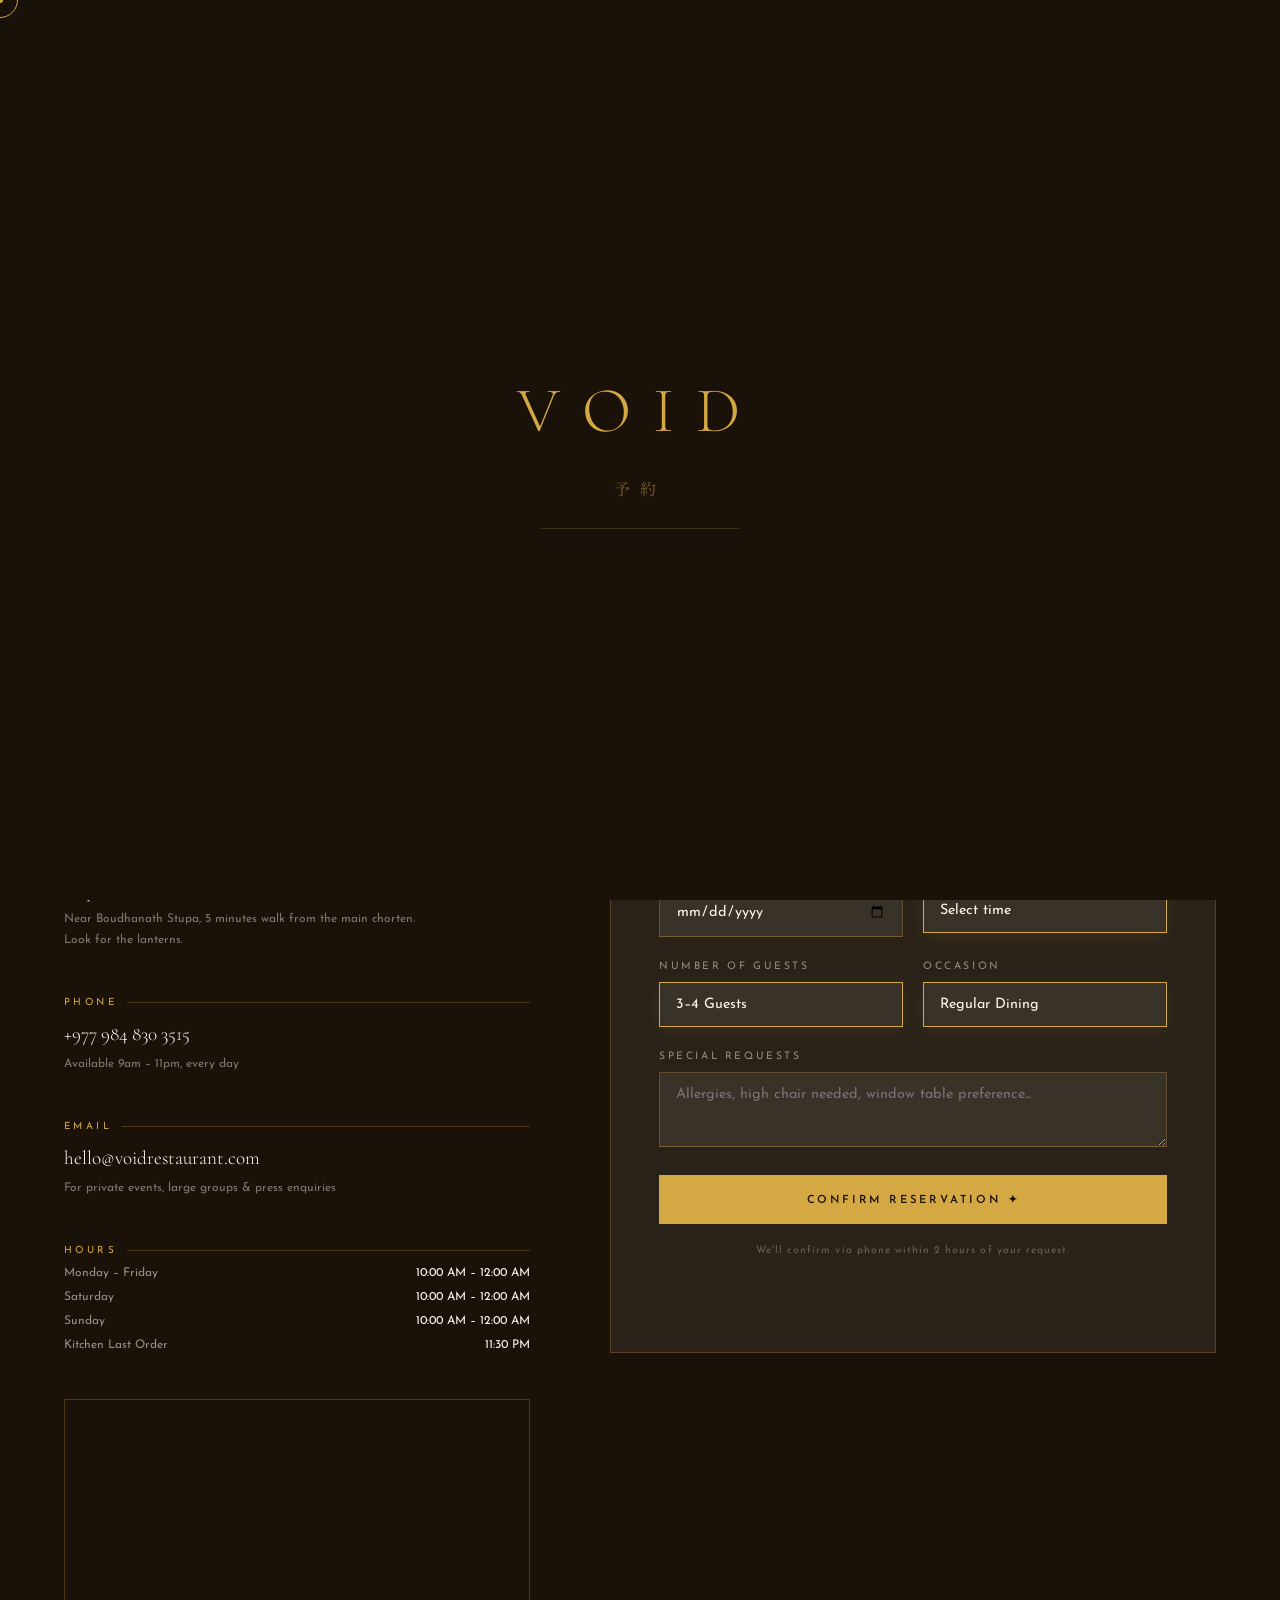
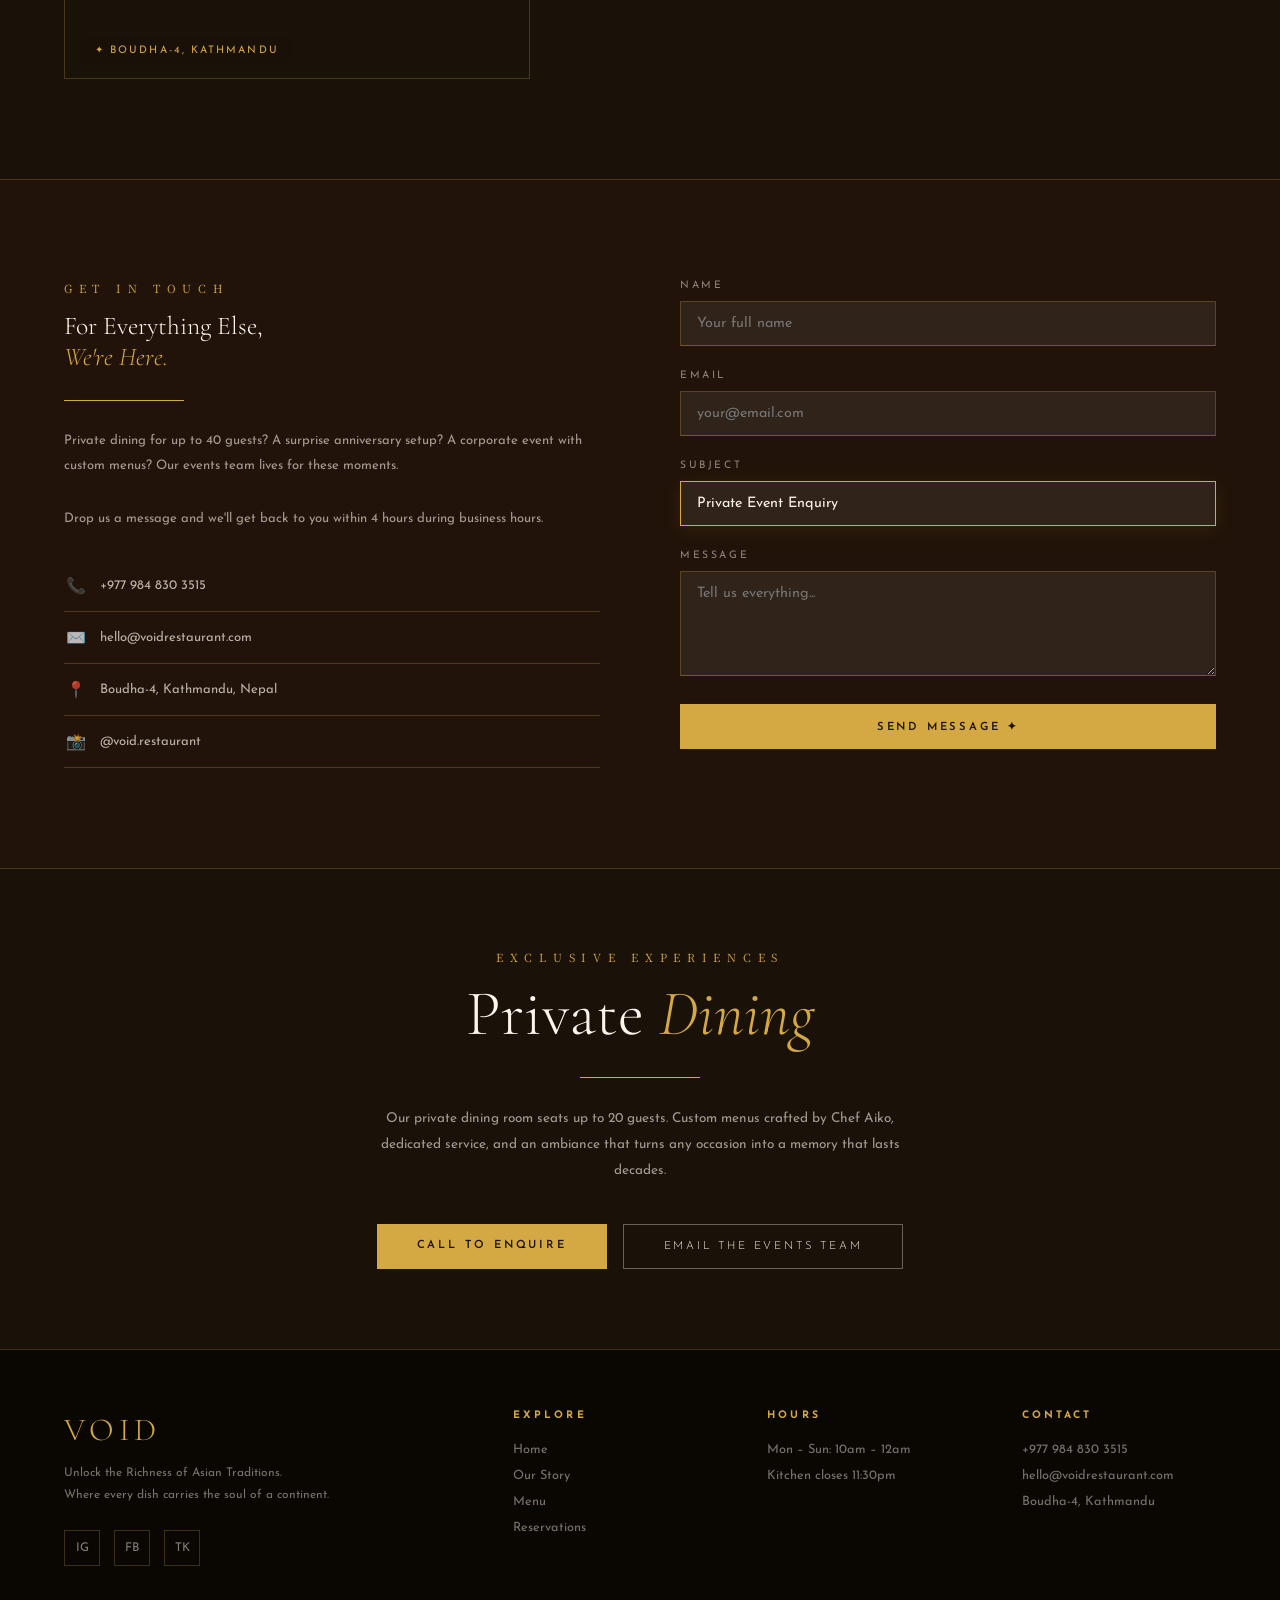
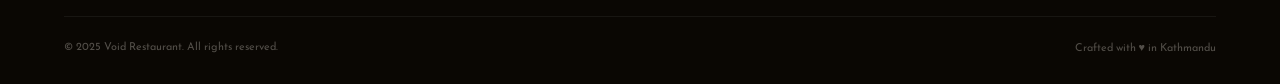
<file: contact.html>
<!DOCTYPE html>
<html lang="en">
<head>
  <meta charset="UTF-8" />
  <meta name="viewport" content="width=device-width, initial-scale=1.0" />
  <title>Contact & Reservations — Void Restaurant Kathmandu</title>
  <link rel="stylesheet" href="styles.css" />
  <style>
    /* ── CONTACT PAGE SPECIFIC ── */
    .contact-grid {
      display: grid;
      grid-template-columns: 1fr 1.3fr;
      gap: 80px;
      align-items: start;
    }

    .contact-info-block {
      margin-bottom: 48px;
    }
    .contact-info-label {
      font-size: 0.62rem;
      letter-spacing: 0.35em;
      text-transform: uppercase;
      color: var(--gold);
      margin-bottom: 12px;
      display: flex;
      align-items: center;
      gap: 10px;
    }
    .contact-info-label::after {
      content: '';
      flex: 1;
      height: 1px;
      background: var(--glass-border);
    }
    .contact-info-value {
      font-family: var(--font-display);
      font-size: 1.2rem;
      font-weight: 300;
      color: var(--cream);
      line-height: 1.6;
    }
    .contact-info-sub {
      font-size: 0.75rem;
      color: rgba(253,246,236,0.45);
      margin-top: 4px;
      line-height: 1.7;
    }

    .hours-grid {
      display: grid;
      grid-template-columns: 1fr 1fr;
      gap: 12px 40px;
      margin-top: 8px;
    }
    .hours-day {
      font-size: 0.75rem;
      color: rgba(253,246,236,0.55);
    }
    .hours-time {
      font-size: 0.75rem;
      color: var(--cream);
      text-align: right;
    }

    .map-embed {
      width: 100%;
      height: 280px;
      border: 1px solid var(--glass-border);
      margin-top: 36px;
      position: relative;
      overflow: hidden;
      background: rgba(26,18,8,0.8);
    }
    .map-embed iframe {
      width: 100%; height: 100%;
      border: none;
      filter: grayscale(1) invert(1) contrast(0.8);
      opacity: 0.7;
    }
    .map-overlay-label {
      position: absolute;
      bottom: 16px; left: 16px;
      font-size: 0.65rem;
      letter-spacing: 0.2em;
      text-transform: uppercase;
      color: var(--gold);
      background: rgba(26,18,8,0.85);
      padding: 6px 14px;
      backdrop-filter: blur(8px);
    }

    /* Reservation form card */
    .reservation-card {
      background: var(--glass);
      border: 1px solid var(--glass-border);
      padding: 56px 48px;
      position: sticky;
      top: 100px;
    }
    .reservation-card h2 {
      font-family: var(--font-display);
      font-size: 2rem;
      font-weight: 300;
      color: var(--cream);
      margin-bottom: 8px;
    }
    .reservation-card p {
      font-size: 0.78rem;
      color: rgba(253,246,236,0.5);
      line-height: 1.7;
      margin-bottom: 36px;
    }

    /* Contact form (for general enquiries) */
    .enquiry-section {
      padding: 100px 5%;
      background: rgba(192,57,43,0.04);
      border-top: 1px solid var(--glass-border);
    }
    .enquiry-grid {
      display: grid;
      grid-template-columns: 1fr 1fr;
      gap: 80px;
      align-items: start;
    }
    .enquiry-info h3 {
      font-family: var(--font-display);
      font-size: 1.6rem;
      font-weight: 300;
      color: var(--cream);
      margin-bottom: 16px;
    }
    .enquiry-info p {
      font-size: 0.82rem;
      line-height: 1.9;
      color: rgba(253,246,236,0.6);
      margin-bottom: 28px;
    }
    .enquiry-contact-links a {
      display: flex;
      align-items: center;
      gap: 12px;
      padding: 16px 0;
      border-bottom: 1px solid var(--glass-border);
      font-size: 0.82rem;
      color: rgba(253,246,236,0.7);
      transition: color 0.3s;
    }
    .enquiry-contact-links a:hover { color: var(--gold); }
    .enquiry-contact-links .link-icon {
      font-size: 1rem;
      width: 24px;
      text-align: center;
    }

    @media (max-width: 768px) {
      .contact-grid, .enquiry-grid { grid-template-columns: 1fr; gap: 48px; }
      .reservation-card { padding: 36px 28px; position: static; }
    }
  </style>
</head>
<body>

  <div id="page-loader">
    <div class="loader-logo">VOID</div>
    <div class="loader-kanji">予約</div>
    <div class="loader-bar-wrap"><div class="loader-bar"></div></div>
  </div>
  <div id="cursor-dot"></div>
  <div id="cursor-ring"></div>

  <nav class="nav">
    <a href="index.html" class="nav-logo">VOID <span>Restaurant · Kathmandu</span></a>
    <ul class="nav-links">
      <li><a href="index.html">Home</a></li>
      <li><a href="about.html">Our Story</a></li>
      <li><a href="services.html">Menu</a></li>
      <li><a href="contact.html" class="active">Contact</a></li>
    </ul>
    <a href="#reserve" class="nav-reserve btn-primary">Reserve a Table</a>
    <div class="nav-hamburger"><span></span><span></span><span></span></div>
  </nav>

  <div class="page-header">
    <div class="page-header-bg" style="background-image:url('https://images.unsplash.com/photo-1414235077428-338989a2e8c0?w=1400&q=80');"></div>
    <div class="page-header-overlay"></div>
    <div class="page-header-content">
      <p class="page-breadcrumb">Home → Contact</p>
      <h1 class="page-header-title">Come <em style="font-style:italic;color:var(--gold);">Find Us</em><br/>in Boudha</h1>
    </div>
  </div>

  <!-- MAIN CONTACT + RESERVATION SECTION -->
  <section id="reserve" style="padding:100px 5%;">
    <div class="contact-grid">
      <!-- LEFT: Contact Info -->
      <div class="reveal-left">
        <span class="section-eyebrow">Visit Void</span>
        <h2 class="section-title">We're <em>Waiting</em><br/>For You</h2>
        <div class="section-line"></div>

        <div class="contact-info-block">
          <p class="contact-info-label">Location</p>
          <p class="contact-info-value">Boudha-4, Kathmandu<br/>Nepal</p>
          <p class="contact-info-sub">Near Boudhanath Stupa, 5 minutes walk from the main chorten.<br/>Look for the lanterns.</p>
        </div>

        <div class="contact-info-block">
          <p class="contact-info-label">Phone</p>
          <p class="contact-info-value"><a href="tel:9848303515" style="color:var(--cream);">+977 984 830 3515</a></p>
          <p class="contact-info-sub">Available 9am – 11pm, every day</p>
        </div>

        <div class="contact-info-block">
          <p class="contact-info-label">Email</p>
          <p class="contact-info-value"><a href="mailto:hello@voidrestaurant.com" style="color:var(--cream);">hello@voidrestaurant.com</a></p>
          <p class="contact-info-sub">For private events, large groups & press enquiries</p>
        </div>

        <div class="contact-info-block">
          <p class="contact-info-label">Hours</p>
          <div class="hours-grid">
            <span class="hours-day">Monday – Friday</span>
            <span class="hours-time">10:00 AM – 12:00 AM</span>
            <span class="hours-day">Saturday</span>
            <span class="hours-time">10:00 AM – 12:00 AM</span>
            <span class="hours-day">Sunday</span>
            <span class="hours-time">10:00 AM – 12:00 AM</span>
            <span class="hours-day">Kitchen Last Order</span>
            <span class="hours-time">11:30 PM</span>
          </div>
        </div>

        <div class="map-embed">
          <!-- Boudhanath area map -->
          <iframe
            src="https://www.google.com/maps/embed?pb=!1m18!1m12!1m3!1d3530.8!2d85.3615!3d27.7215!2m3!1f0!2f0!3f0!3m2!1i1024!2i768!4f13.1!3m3!1m2!1s0x39eb1bd5b6947b89%3A0x1d1c7f2a5a3b9e82!2sBoudhanath%2C%20Kathmandu!5e0!3m2!1sen!2snp!4v1700000000000"
            allowfullscreen=""
            loading="lazy"
            referrerpolicy="no-referrer-when-downgrade"
          ></iframe>
          <span class="map-overlay-label">✦ Boudha-4, Kathmandu</span>
        </div>
      </div>

      <!-- RIGHT: Reservation Form -->
      <div class="reveal-right">
        <div class="reservation-card">
          <h2>Reserve a Table</h2>
          <p>Secure your spot at Void. We recommend booking at least 2 days ahead for weekends. Walk-ins welcome subject to availability.</p>

          <form data-feedback>
            <div class="form-row">
              <div class="form-group">
                <label for="res-name">Full Name</label>
                <input type="text" id="res-name" placeholder="Your name" required />
              </div>
              <div class="form-group">
                <label for="res-phone">Phone Number</label>
                <input type="tel" id="res-phone" placeholder="+977 ..." required />
              </div>
            </div>

            <div class="form-row">
              <div class="form-group">
                <label for="res-date">Date</label>
                <input type="date" id="res-date" required />
              </div>
              <div class="form-group">
                <label for="res-time">Preferred Time</label>
                <select id="res-time">
                  <option value="">Select time</option>
                  <option>12:00 PM – Lunch</option>
                  <option>1:00 PM – Lunch</option>
                  <option>2:00 PM – Afternoon</option>
                  <option>6:00 PM – Dinner</option>
                  <option>7:00 PM – Dinner</option>
                  <option>8:00 PM – Dinner</option>
                  <option>9:00 PM – Late Dinner</option>
                  <option>10:00 PM – Late Dinner</option>
                </select>
              </div>
            </div>

            <div class="form-row">
              <div class="form-group">
                <label for="res-guests">Number of Guests</label>
                <select id="res-guests">
                  <option>1 Guest</option>
                  <option>2 Guests</option>
                  <option selected>3–4 Guests</option>
                  <option>5–6 Guests</option>
                  <option>7–10 Guests</option>
                  <option>10+ Guests (Private Event)</option>
                </select>
              </div>
              <div class="form-group">
                <label for="res-occasion">Occasion</label>
                <select id="res-occasion">
                  <option>Regular Dining</option>
                  <option>Birthday</option>
                  <option>Anniversary</option>
                  <option>Business Dinner</option>
                  <option>Family Gathering</option>
                  <option>Date Night</option>
                </select>
              </div>
            </div>

            <div class="form-group">
              <label for="res-notes">Special Requests</label>
              <textarea id="res-notes" rows="3" placeholder="Allergies, high chair needed, window table preference..."></textarea>
            </div>

            <button type="submit" class="btn-primary" style="width:100%;justify-content:center;display:block;padding:18px;">
              Confirm Reservation ✦
            </button>
          </form>

          <p style="font-size:0.65rem;color:rgba(253,246,236,0.3);text-align:center;margin-top:18px;letter-spacing:0.1em;">
            We'll confirm via phone within 2 hours of your request.
          </p>
        </div>
      </div>
    </div>
  </section>

  <!-- GENERAL ENQUIRIES -->
  <section class="enquiry-section">
    <div class="enquiry-grid">
      <div class="enquiry-info reveal-left">
        <span class="section-eyebrow">Get in Touch</span>
        <h3>For Everything Else,<br/><em style="font-style:italic;font-family:var(--font-display);color:var(--gold);">We're Here.</em></h3>
        <div class="section-line"></div>
        <p>Private dining for up to 40 guests? A surprise anniversary setup? A corporate event with custom menus? Our events team lives for these moments.</p>
        <p>Drop us a message and we'll get back to you within 4 hours during business hours.</p>
        <div class="enquiry-contact-links">
          <a href="tel:9848303515">
            <span class="link-icon">📞</span>
            +977 984 830 3515
          </a>
          <a href="mailto:hello@voidrestaurant.com">
            <span class="link-icon">✉️</span>
            hello@voidrestaurant.com
          </a>
          <a href="#">
            <span class="link-icon">📍</span>
            Boudha-4, Kathmandu, Nepal
          </a>
          <a href="#">
            <span class="link-icon">📸</span>
            @void.restaurant
          </a>
        </div>
      </div>

      <div class="reveal-right">
        <form data-feedback>
          <div class="form-group">
            <label for="enq-name">Name</label>
            <input type="text" id="enq-name" placeholder="Your full name" />
          </div>
          <div class="form-group">
            <label for="enq-email">Email</label>
            <input type="email" id="enq-email" placeholder="your@email.com" />
          </div>
          <div class="form-group">
            <label for="enq-subject">Subject</label>
            <select id="enq-subject">
              <option>Private Event Enquiry</option>
              <option>Menu Information</option>
              <option>Feedback</option>
              <option>Media / Press</option>
              <option>Partnership</option>
              <option>Other</option>
            </select>
          </div>
          <div class="form-group">
            <label for="enq-message">Message</label>
            <textarea id="enq-message" rows="5" placeholder="Tell us everything..."></textarea>
          </div>
          <button type="submit" class="btn-primary" style="width:100%;display:block;">
            Send Message ✦
          </button>
        </form>
      </div>
    </div>
  </section>

  <!-- PRIVATE DINING TEASER -->
  <section style="padding:80px 5%;text-align:center;border-top:1px solid var(--glass-border);">
    <div class="reveal">
      <span class="section-eyebrow">Exclusive Experiences</span>
      <h2 class="section-title">Private <em>Dining</em></h2>
      <div class="section-line" style="margin:28px auto;"></div>
      <p style="max-width:560px;margin:0 auto 40px;font-size:0.85rem;line-height:1.9;color:rgba(253,246,236,0.6);">
        Our private dining room seats up to 20 guests. Custom menus crafted by Chef Aiko,
        dedicated service, and an ambiance that turns any occasion into a memory that lasts decades.
      </p>
      <div style="display:flex;gap:16px;justify-content:center;flex-wrap:wrap;">
        <a href="tel:9848303515" class="btn-primary">Call to Enquire</a>
        <a href="mailto:events@voidrestaurant.com" class="btn-outline">Email the Events Team</a>
      </div>
    </div>
  </section>

  <footer>
    <div class="footer-grid">
      <div>
        <div class="footer-brand-logo">VOID</div>
        <p class="footer-tagline">Unlock the Richness of Asian Traditions.<br/>Where every dish carries the soul of a continent.</p>
        <div class="footer-social">
          <a href="#" class="social-icon">IG</a>
          <a href="#" class="social-icon">FB</a>
          <a href="#" class="social-icon">TK</a>
        </div>
      </div>
      <div class="footer-col">
        <h4>Explore</h4>
        <ul>
          <li><a href="index.html">Home</a></li>
          <li><a href="about.html">Our Story</a></li>
          <li><a href="services.html">Menu</a></li>
          <li><a href="contact.html">Reservations</a></li>
        </ul>
      </div>
      <div class="footer-col">
        <h4>Hours</h4>
        <ul>
          <li><a href="#">Mon – Sun: 10am – 12am</a></li>
          <li><a href="#">Kitchen closes 11:30pm</a></li>
        </ul>
      </div>
      <div class="footer-col">
        <h4>Contact</h4>
        <ul>
          <li><a href="tel:9848303515">+977 984 830 3515</a></li>
          <li><a href="#">hello@voidrestaurant.com</a></li>
          <li><a href="#">Boudha-4, Kathmandu</a></li>
        </ul>
      </div>
    </div>
    <div class="footer-bottom">
      <span>© 2025 Void Restaurant. All rights reserved.</span>
      <span>Crafted with ♥ in Kathmandu</span>
    </div>
  </footer>

  <script src="script.js"></script>
</body>
</html>
</file>
<file: styles.css>
/* ============================================================
   VOID RESTAURANT — styles.css
   Asian Fusion · Boudha-4, Kathmandu
   ============================================================ */

@import url('https://fonts.googleapis.com/css2?family=Cormorant+Garamond:ital,wght@0,300;0,400;0,600;0,700;1,300;1,400&family=Josefin+Sans:wght@200;300;400;600&family=Noto+Serif+JP:wght@300;400;700&display=swap');

/* ── CSS Variables ─────────────────────────────────────────── */
:root {
  --red:       #c0392b;
  --red-dark:  #922b21;
  --gold:      #d4a843;
  --gold-light:#f0c96a;
  --cream:     #fdf6ec;
  --ink:       #1a1208;
  --ink-soft:  #3d2b1f;
  --white:     #ffffff;
  --glass:     rgba(255,255,255,0.07);
  --glass-border: rgba(212,168,67,0.25);

  --font-display: 'Cormorant Garamond', serif;
  --font-ui:      'Josefin Sans', sans-serif;
  --font-jp:      'Noto Serif JP', serif;

  --ease-out-expo: cubic-bezier(0.16,1,0.3,1);
  --ease-in-out:   cubic-bezier(0.87,0,0.13,1);
  --transition:    0.45s var(--ease-out-expo);
}

/* ── Reset & Base ──────────────────────────────────────────── */
*, *::before, *::after { box-sizing: border-box; margin: 0; padding: 0; }

html { scroll-behavior: smooth; font-size: 16px; }

body {
  font-family: var(--font-ui);
  background: var(--ink);
  color: var(--cream);
  cursor: none;
  overflow-x: hidden;
}

img { display: block; width: 100%; object-fit: cover; }
a   { text-decoration: none; color: inherit; }
ul  { list-style: none; }

/* ── Custom Cursor ─────────────────────────────────────────── */
#cursor-dot,
#cursor-ring {
  position: fixed;
  top: 0; left: 0;
  pointer-events: none;
  z-index: 9999;
  transform: translate(-50%, -50%);
  border-radius: 50%;
  transition: opacity 0.3s;
}
#cursor-dot {
  width: 6px; height: 6px;
  background: var(--gold);
}
#cursor-ring {
  width: 36px; height: 36px;
  border: 1.5px solid var(--gold);
  transition: width 0.35s var(--ease-out-expo),
              height 0.35s var(--ease-out-expo),
              background 0.35s,
              opacity 0.3s;
}
body:has(a:hover) #cursor-ring,
body:has(button:hover) #cursor-ring {
  width: 56px; height: 56px;
  background: rgba(212,168,67,0.12);
}

/* ── Page Loader ───────────────────────────────────────────── */
#page-loader {
  position: fixed;
  inset: 0;
  background: var(--ink);
  z-index: 9998;
  display: flex;
  flex-direction: column;
  align-items: center;
  justify-content: center;
  gap: 28px;
  transition: opacity 0.8s var(--ease-in-out), visibility 0.8s;
}
#page-loader.hidden { opacity: 0; visibility: hidden; }

.loader-logo {
  font-family: var(--font-display);
  font-size: clamp(2.4rem, 6vw, 4rem);
  font-weight: 300;
  letter-spacing: 0.35em;
  color: var(--gold);
  opacity: 0;
  animation: loaderFadeIn 0.8s 0.3s forwards;
}
.loader-kanji {
  font-family: var(--font-jp);
  font-size: 1rem;
  letter-spacing: 0.6em;
  color: rgba(212,168,67,0.5);
  opacity: 0;
  animation: loaderFadeIn 0.8s 0.6s forwards;
}
.loader-bar-wrap {
  width: 200px;
  height: 1px;
  background: rgba(212,168,67,0.2);
  overflow: hidden;
}
.loader-bar {
  height: 100%;
  background: linear-gradient(90deg, transparent, var(--gold), transparent);
  animation: loaderBar 1.8s 0.5s var(--ease-out-expo) forwards;
  transform: translateX(-100%);
}

@keyframes loaderFadeIn { to { opacity: 1; } }
@keyframes loaderBar    { to { transform: translateX(100%); } }

/* ── Navigation ────────────────────────────────────────────── */
.nav {
  position: fixed;
  top: 0; left: 0; right: 0;
  z-index: 1000;
  padding: 22px 5%;
  display: flex;
  align-items: center;
  justify-content: space-between;
  transition: background 0.5s, padding 0.4s, box-shadow 0.4s;
}
.nav.scrolled {
  background: rgba(26,18,8,0.92);
  backdrop-filter: blur(20px);
  padding: 14px 5%;
  box-shadow: 0 1px 0 var(--glass-border);
}

.nav-logo {
  font-family: var(--font-display);
  font-size: 1.8rem;
  font-weight: 600;
  letter-spacing: 0.12em;
  color: var(--gold);
  display: flex;
  flex-direction: column;
  line-height: 1;
}
.nav-logo span {
  font-size: 0.55rem;
  font-family: var(--font-jp);
  letter-spacing: 0.5em;
  color: rgba(212,168,67,0.6);
  margin-top: 4px;
}

.nav-links {
  display: flex;
  gap: 40px;
  align-items: center;
}
.nav-links a {
  font-size: 0.72rem;
  letter-spacing: 0.25em;
  text-transform: uppercase;
  color: rgba(253,246,236,0.7);
  position: relative;
  padding-bottom: 3px;
  transition: color 0.3s;
}
.nav-links a::after {
  content: '';
  position: absolute;
  bottom: 0; left: 0;
  width: 0; height: 1px;
  background: var(--gold);
  transition: width 0.4s var(--ease-out-expo);
}
.nav-links a:hover,
.nav-links a.active { color: var(--gold); }
.nav-links a:hover::after,
.nav-links a.active::after { width: 100%; }

.nav-reserve {
  font-size: 0.68rem;
  letter-spacing: 0.2em;
  text-transform: uppercase;
  border: 1px solid var(--gold);
  color: var(--gold);
  padding: 9px 22px;
  transition: background 0.3s, color 0.3s, transform 0.3s;
}
.nav-reserve:hover {
  background: var(--gold);
  color: var(--ink);
  transform: translateY(-1px);
}

.nav-hamburger {
  display: none;
  flex-direction: column;
  gap: 5px;
  cursor: pointer;
  padding: 4px;
}
.nav-hamburger span {
  display: block;
  width: 24px; height: 1px;
  background: var(--gold);
  transition: transform 0.3s, opacity 0.3s;
}

/* ── Hero ──────────────────────────────────────────────────── */
.hero {
  position: relative;
  height: 100vh;
  min-height: 700px;
  display: flex;
  align-items: center;
  justify-content: center;
  overflow: hidden;
}

.hero-bg {
  position: absolute;
  inset: 0;
  background:
    linear-gradient(160deg, rgba(192,57,43,0.18) 0%, transparent 50%),
    linear-gradient(0deg, rgba(26,18,8,0.88) 0%, rgba(26,18,8,0.3) 60%, transparent 100%),
    url('https://images.unsplash.com/photo-1569050467447-ce54b3bbc37d?w=1600&q=80') center/cover no-repeat;
  transform: scale(1.05);
  transition: transform 8s ease;
  will-change: transform;
}
.hero-bg.loaded { transform: scale(1); }

/* Parallax handled by JS */
.hero-bg[data-parallax] { will-change: transform; }

.hero-noise {
  position: absolute;
  inset: 0;
  background-image: url("data:image/svg+xml,%3Csvg viewBox='0 0 256 256' xmlns='http://www.w3.org/2000/svg'%3E%3Cfilter id='n'%3E%3CfeTurbulence type='fractalNoise' baseFrequency='0.9' numOctaves='4' stitchTiles='stitch'/%3E%3C/filter%3E%3Crect width='100%25' height='100%25' filter='url(%23n)' opacity='0.04'/%3E%3C/svg%3E");
  opacity: 0.5;
  pointer-events: none;
}

.hero-content {
  position: relative;
  z-index: 2;
  text-align: center;
  padding: 0 5%;
  max-width: 900px;
}

.hero-eyebrow {
  font-family: var(--font-jp);
  font-size: 0.75rem;
  letter-spacing: 0.7em;
  color: var(--gold);
  text-transform: uppercase;
  margin-bottom: 28px;
  opacity: 0;
  transform: translateY(20px);
  animation: revealUp 0.9s 1.8s var(--ease-out-expo) forwards;
}
.hero-title {
  font-family: var(--font-display);
  font-size: clamp(3.5rem, 10vw, 8rem);
  font-weight: 300;
  line-height: 0.95;
  letter-spacing: -0.01em;
  color: var(--cream);
  margin-bottom: 10px;
  opacity: 0;
  transform: translateY(30px);
  animation: revealUp 1s 2s var(--ease-out-expo) forwards;
}
.hero-title em {
  font-style: italic;
  color: var(--gold);
}
.hero-tagline {
  font-size: 0.8rem;
  letter-spacing: 0.4em;
  color: rgba(253,246,236,0.55);
  text-transform: uppercase;
  margin-bottom: 56px;
  margin-top: 20px;
  opacity: 0;
  transform: translateY(20px);
  animation: revealUp 0.9s 2.2s var(--ease-out-expo) forwards;
}
.hero-actions {
  display: flex;
  gap: 20px;
  justify-content: center;
  flex-wrap: wrap;
  opacity: 0;
  transform: translateY(20px);
  animation: revealUp 0.9s 2.4s var(--ease-out-expo) forwards;
}

.btn-primary {
  background: var(--gold);
  color: var(--ink);
  font-family: var(--font-ui);
  font-size: 0.7rem;
  letter-spacing: 0.25em;
  text-transform: uppercase;
  font-weight: 600;
  padding: 16px 40px;
  border: none;
  cursor: none;
  transition: background 0.3s, transform 0.3s, box-shadow 0.3s;
  position: relative;
  overflow: hidden;
}
.btn-primary::before {
  content: '';
  position: absolute;
  inset: 0;
  background: linear-gradient(120deg, transparent 40%, rgba(255,255,255,0.25) 50%, transparent 60%);
  transform: translateX(-100%);
  transition: transform 0.5s;
}
.btn-primary:hover::before { transform: translateX(100%); }
.btn-primary:hover { transform: translateY(-2px); box-shadow: 0 12px 32px rgba(212,168,67,0.35); }

.btn-outline {
  background: transparent;
  color: var(--cream);
  font-family: var(--font-ui);
  font-size: 0.7rem;
  letter-spacing: 0.25em;
  text-transform: uppercase;
  font-weight: 300;
  padding: 16px 40px;
  border: 1px solid rgba(253,246,236,0.35);
  cursor: none;
  transition: border-color 0.3s, color 0.3s, transform 0.3s;
}
.btn-outline:hover {
  border-color: var(--gold);
  color: var(--gold);
  transform: translateY(-2px);
}

.hero-scroll {
  position: absolute;
  bottom: 40px;
  left: 50%;
  transform: translateX(-50%);
  display: flex;
  flex-direction: column;
  align-items: center;
  gap: 8px;
  opacity: 0;
  animation: revealUp 0.9s 2.8s forwards;
}
.hero-scroll span {
  font-size: 0.6rem;
  letter-spacing: 0.4em;
  text-transform: uppercase;
  color: rgba(253,246,236,0.4);
}
.scroll-line {
  width: 1px;
  height: 50px;
  background: linear-gradient(to bottom, var(--gold), transparent);
  animation: scrollPulse 2s infinite;
}

@keyframes revealUp  { to { opacity: 1; transform: translateY(0); } }
@keyframes scrollPulse {
  0%, 100% { transform: scaleY(1); opacity: 1; }
  50%       { transform: scaleY(0.5); opacity: 0.4; }
}

/* ── Section Shared Styles ─────────────────────────────────── */
section { padding: 100px 5%; }

.section-eyebrow {
  font-family: var(--font-jp);
  font-size: 0.7rem;
  letter-spacing: 0.6em;
  color: var(--gold);
  text-transform: uppercase;
  display: block;
  margin-bottom: 14px;
}
.section-title {
  font-family: var(--font-display);
  font-size: clamp(2.4rem, 5vw, 4rem);
  font-weight: 300;
  line-height: 1.1;
  color: var(--cream);
}
.section-title em { font-style: italic; color: var(--gold); }

.section-line {
  width: 60px; height: 1px;
  background: var(--gold);
  margin: 28px 0;
  transition: width 0.8s var(--ease-out-expo);
}
.section-line.revealed { width: 120px; }

/* ── Reveal Animations (Intersection Observer) ─────────────── */
.reveal {
  opacity: 0;
  transform: translateY(40px);
  transition: opacity 0.9s var(--ease-out-expo),
              transform 0.9s var(--ease-out-expo);
}
.reveal.visible { opacity: 1; transform: translateY(0); }

.reveal-left {
  opacity: 0;
  transform: translateX(-40px);
  transition: opacity 0.9s var(--ease-out-expo),
              transform 0.9s var(--ease-out-expo);
}
.reveal-left.visible { opacity: 1; transform: translateX(0); }

.reveal-right {
  opacity: 0;
  transform: translateX(40px);
  transition: opacity 0.9s var(--ease-out-expo),
              transform 0.9s var(--ease-out-expo);
}
.reveal-right.visible { opacity: 1; transform: translateX(0); }

/* stagger delays */
.delay-1 { transition-delay: 0.1s !important; }
.delay-2 { transition-delay: 0.2s !important; }
.delay-3 { transition-delay: 0.3s !important; }
.delay-4 { transition-delay: 0.4s !important; }
.delay-5 { transition-delay: 0.5s !important; }
.delay-6 { transition-delay: 0.6s !important; }

/* ── Menu Cards ────────────────────────────────────────────── */
.menu-grid {
  display: grid;
  grid-template-columns: repeat(auto-fill, minmax(300px, 1fr));
  gap: 28px;
}

.menu-card {
  background: var(--glass);
  border: 1px solid var(--glass-border);
  overflow: hidden;
  position: relative;
  transition: transform 0.5s var(--ease-out-expo),
              box-shadow 0.5s var(--ease-out-expo);
  transform-style: preserve-3d;
  perspective: 800px;
  cursor: none;
}
.menu-card:hover {
  transform: translateY(-8px) rotateX(3deg) rotateY(-2deg);
  box-shadow: 0 30px 60px rgba(0,0,0,0.5), 0 0 0 1px var(--gold-light);
}

.menu-card-img {
  height: 220px;
  overflow: hidden;
  position: relative;
}
.menu-card-img img {
  height: 100%;
  transition: transform 0.8s var(--ease-out-expo);
}
.menu-card:hover .menu-card-img img { transform: scale(1.08); }

.menu-card-badge {
  position: absolute;
  top: 14px; right: 14px;
  background: var(--red);
  color: var(--white);
  font-size: 0.6rem;
  letter-spacing: 0.15em;
  text-transform: uppercase;
  padding: 4px 10px;
}

.menu-card-body { padding: 24px; }

.menu-card-name {
  font-family: var(--font-display);
  font-size: 1.4rem;
  font-weight: 400;
  color: var(--cream);
  margin-bottom: 8px;
}
.menu-card-desc {
  font-size: 0.78rem;
  line-height: 1.7;
  color: rgba(253,246,236,0.6);
  margin-bottom: 20px;
}
.menu-card-footer {
  display: flex;
  align-items: center;
  justify-content: space-between;
}
.menu-card-price {
  font-family: var(--font-display);
  font-size: 1.5rem;
  font-weight: 300;
  color: var(--gold);
}
.menu-card-order {
  font-size: 0.62rem;
  letter-spacing: 0.2em;
  text-transform: uppercase;
  border: 1px solid rgba(212,168,67,0.4);
  color: var(--gold);
  padding: 7px 16px;
  background: transparent;
  cursor: none;
  transition: background 0.3s, color 0.3s, transform 0.25s;
}
.menu-card-order:hover {
  background: var(--gold);
  color: var(--ink);
  transform: scale(1.04);
}

/* ── Floating Ingredient Tags ──────────────────────────────── */
.ingredient-tags {
  display: flex;
  gap: 8px;
  flex-wrap: wrap;
  margin-bottom: 12px;
}
.tag {
  font-size: 0.6rem;
  letter-spacing: 0.1em;
  text-transform: uppercase;
  padding: 3px 8px;
  border: 1px solid rgba(212,168,67,0.3);
  color: rgba(212,168,67,0.7);
  border-radius: 2px;
}

/* ── About / Story Strip ───────────────────────────────────── */
.story-grid {
  display: grid;
  grid-template-columns: 1fr 1fr;
  gap: 80px;
  align-items: center;
}
.story-img-wrap {
  position: relative;
}
.story-img-wrap img {
  height: 600px;
  object-fit: cover;
}
.story-img-accent {
  position: absolute;
  bottom: -20px; right: -20px;
  width: 200px; height: 200px;
  border: 1px solid var(--gold-light);
  pointer-events: none;
}
.story-body p {
  font-size: 0.9rem;
  line-height: 1.9;
  color: rgba(253,246,236,0.7);
  margin-bottom: 20px;
}
.story-stats {
  display: flex;
  gap: 48px;
  margin-top: 40px;
}
.stat-num {
  font-family: var(--font-display);
  font-size: 2.8rem;
  font-weight: 300;
  color: var(--gold);
  display: block;
  line-height: 1;
}
.stat-label {
  font-size: 0.65rem;
  letter-spacing: 0.25em;
  text-transform: uppercase;
  color: rgba(253,246,236,0.45);
}

/* ── Gallery Grid ──────────────────────────────────────────── */
.gallery-grid {
  display: grid;
  grid-template-columns: repeat(12, 1fr);
  grid-template-rows: 260px 260px;
  gap: 12px;
}
.gallery-item {
  overflow: hidden;
  position: relative;
  cursor: none;
}
.gallery-item img {
  height: 100%;
  transition: transform 0.7s var(--ease-out-expo), filter 0.5s;
  filter: saturate(0.9);
}
.gallery-item:hover img { transform: scale(1.06); filter: saturate(1.2); }

.gallery-item:nth-child(1) { grid-column: 1 / 6; }
.gallery-item:nth-child(2) { grid-column: 6 / 9; }
.gallery-item:nth-child(3) { grid-column: 9 / 13; }
.gallery-item:nth-child(4) { grid-column: 1 / 4; }
.gallery-item:nth-child(5) { grid-column: 4 / 9; }
.gallery-item:nth-child(6) { grid-column: 9 / 13; }

.gallery-overlay {
  position: absolute;
  inset: 0;
  background: linear-gradient(to top, rgba(26,18,8,0.75) 0%, transparent 50%);
  opacity: 0;
  transition: opacity 0.4s;
  display: flex;
  align-items: flex-end;
  padding: 20px;
}
.gallery-item:hover .gallery-overlay { opacity: 1; }
.gallery-caption {
  font-family: var(--font-display);
  font-size: 1.1rem;
  font-style: italic;
  color: var(--gold-light);
  transform: translateY(10px);
  transition: transform 0.4s var(--ease-out-expo);
}
.gallery-item:hover .gallery-caption { transform: translateY(0); }

/* ── Reviews ───────────────────────────────────────────────── */
.reviews-grid {
  display: grid;
  grid-template-columns: repeat(auto-fill, minmax(300px, 1fr));
  gap: 28px;
}
.review-card {
  padding: 36px;
  border: 1px solid var(--glass-border);
  background: var(--glass);
  transition: transform 0.4s var(--ease-out-expo), box-shadow 0.4s;
}
.review-card:hover {
  transform: translateY(-6px);
  box-shadow: 0 20px 40px rgba(0,0,0,0.3);
}
.review-stars { color: var(--gold); font-size: 0.85rem; letter-spacing: 3px; margin-bottom: 18px; }
.review-text {
  font-family: var(--font-display);
  font-size: 1.1rem;
  font-style: italic;
  line-height: 1.6;
  color: var(--cream);
  margin-bottom: 22px;
}
.review-author { font-size: 0.68rem; letter-spacing: 0.25em; text-transform: uppercase; color: var(--gold); }
.review-dish   { font-size: 0.62rem; color: rgba(253,246,236,0.4); margin-top: 4px; }

/* ── Forms ─────────────────────────────────────────────────── */
.form-group { margin-bottom: 24px; }
.form-group label {
  display: block;
  font-size: 0.65rem;
  letter-spacing: 0.25em;
  text-transform: uppercase;
  color: rgba(253,246,236,0.5);
  margin-bottom: 10px;
}
.form-group input,
.form-group select,
.form-group textarea {
  width: 100%;
  background: var(--glass);
  border: 1px solid var(--glass-border);
  border-bottom: 1px solid rgba(212,168,67,0.4);
  color: var(--cream);
  font-family: var(--font-ui);
  font-size: 0.9rem;
  padding: 14px 16px;
  outline: none;
  transition: border-color 0.3s, box-shadow 0.3s;
  cursor: none;
}
.form-group input:focus,
.form-group select,
.form-group textarea:focus {
  border-color: var(--gold);
  box-shadow: 0 4px 20px rgba(212,168,67,0.1);
}
.form-group select { appearance: none; }
.form-row { display: grid; grid-template-columns: 1fr 1fr; gap: 20px; }

/* ── Footer ────────────────────────────────────────────────── */
footer {
  background: rgba(10,7,4,0.95);
  border-top: 1px solid var(--glass-border);
  padding: 60px 5% 30px;
}
.footer-grid {
  display: grid;
  grid-template-columns: 2fr 1fr 1fr 1fr;
  gap: 60px;
  margin-bottom: 50px;
}
.footer-brand-logo {
  font-family: var(--font-display);
  font-size: 2rem;
  font-weight: 300;
  letter-spacing: 0.15em;
  color: var(--gold);
  margin-bottom: 14px;
}
.footer-tagline {
  font-size: 0.75rem;
  line-height: 1.8;
  color: rgba(253,246,236,0.45);
  margin-bottom: 24px;
}
.footer-social { display: flex; gap: 14px; }
.social-icon {
  width: 36px; height: 36px;
  border: 1px solid var(--glass-border);
  display: flex; align-items: center; justify-content: center;
  font-size: 0.75rem;
  color: rgba(253,246,236,0.5);
  transition: border-color 0.3s, color 0.3s, transform 0.3s;
}
.social-icon:hover { border-color: var(--gold); color: var(--gold); transform: translateY(-3px); }

.footer-col h4 {
  font-size: 0.65rem;
  letter-spacing: 0.3em;
  text-transform: uppercase;
  color: var(--gold);
  margin-bottom: 20px;
}
.footer-col ul li { margin-bottom: 10px; }
.footer-col ul li a {
  font-size: 0.8rem;
  color: rgba(253,246,236,0.45);
  transition: color 0.3s;
}
.footer-col ul li a:hover { color: var(--cream); }

.footer-bottom {
  border-top: 1px solid rgba(255,255,255,0.06);
  padding-top: 24px;
  display: flex;
  justify-content: space-between;
  align-items: center;
  font-size: 0.68rem;
  color: rgba(253,246,236,0.3);
}

/* ── Page Header (inner pages) ─────────────────────────────── */
.page-header {
  height: 55vh;
  min-height: 400px;
  position: relative;
  display: flex;
  align-items: flex-end;
  padding: 0 5% 60px;
  overflow: hidden;
}
.page-header-bg {
  position: absolute;
  inset: 0;
  background-size: cover;
  background-position: center;
  transform: scale(1.05);
  animation: subtleZoom 10s ease forwards;
}
.page-header-overlay {
  position: absolute;
  inset: 0;
  background: linear-gradient(to top, rgba(26,18,8,0.9) 0%, rgba(26,18,8,0.3) 100%);
}
.page-header-content { position: relative; z-index: 1; }
.page-header-title {
  font-family: var(--font-display);
  font-size: clamp(2.5rem, 6vw, 5rem);
  font-weight: 300;
  color: var(--cream);
  opacity: 0;
  transform: translateY(20px);
  animation: revealUp 1s 0.5s var(--ease-out-expo) forwards;
}
.page-breadcrumb {
  font-size: 0.65rem;
  letter-spacing: 0.3em;
  color: var(--gold);
  margin-bottom: 16px;
  text-transform: uppercase;
  opacity: 0;
  animation: revealUp 0.8s 0.3s forwards;
}

@keyframes subtleZoom { to { transform: scale(1); } }

/* ── Marquee Strip ─────────────────────────────────────────── */
.marquee-strip {
  overflow: hidden;
  border-top: 1px solid var(--glass-border);
  border-bottom: 1px solid var(--glass-border);
  padding: 18px 0;
  background: rgba(192,57,43,0.08);
}
.marquee-track {
  display: flex;
  gap: 60px;
  animation: marquee 28s linear infinite;
  white-space: nowrap;
}
.marquee-item {
  font-family: var(--font-display);
  font-size: 0.9rem;
  font-style: italic;
  letter-spacing: 0.1em;
  color: rgba(212,168,67,0.6);
  display: flex;
  align-items: center;
  gap: 16px;
}
.marquee-item::before { content: '✦'; font-style: normal; font-size: 0.5rem; }

@keyframes marquee { to { transform: translateX(-50%); } }

/* ── Floating decorative blob ──────────────────────────────── */
.deco-blob {
  position: absolute;
  border-radius: 50%;
  pointer-events: none;
  opacity: 0.06;
  filter: blur(80px);
  animation: blobFloat 10s ease-in-out infinite alternate;
}
@keyframes blobFloat {
  from { transform: translateY(0) scale(1); }
  to   { transform: translateY(-30px) scale(1.08); }
}

/* ── Responsive ────────────────────────────────────────────── */
@media (max-width: 1024px) {
  .story-grid   { grid-template-columns: 1fr; gap: 40px; }
  .footer-grid  { grid-template-columns: 1fr 1fr; gap: 40px; }
  .gallery-grid { grid-template-columns: repeat(6,1fr); }
  .gallery-item:nth-child(n) { grid-column: span 3; }
}

@media (max-width: 768px) {
  section { padding: 70px 5%; }
  .nav-links, .nav-reserve { display: none; }
  .nav-hamburger { display: flex; }
  .nav.menu-open .nav-links {
    display: flex;
    flex-direction: column;
    position: fixed;
    inset: 0;
    background: rgba(26,18,8,0.97);
    align-items: center;
    justify-content: center;
    gap: 36px;
    font-size: 1.2rem;
    z-index: 999;
  }
  .gallery-grid { grid-template-rows: auto; }
  .gallery-item:nth-child(n) { grid-column: span 6; height: 220px; }
  .footer-grid { grid-template-columns: 1fr; gap: 32px; }
  .footer-bottom { flex-direction: column; gap: 12px; text-align: center; }
  .story-stats { gap: 28px; }
  .form-row { grid-template-columns: 1fr; }
  body { cursor: auto; }
  #cursor-dot, #cursor-ring { display: none; }
}
</file>
